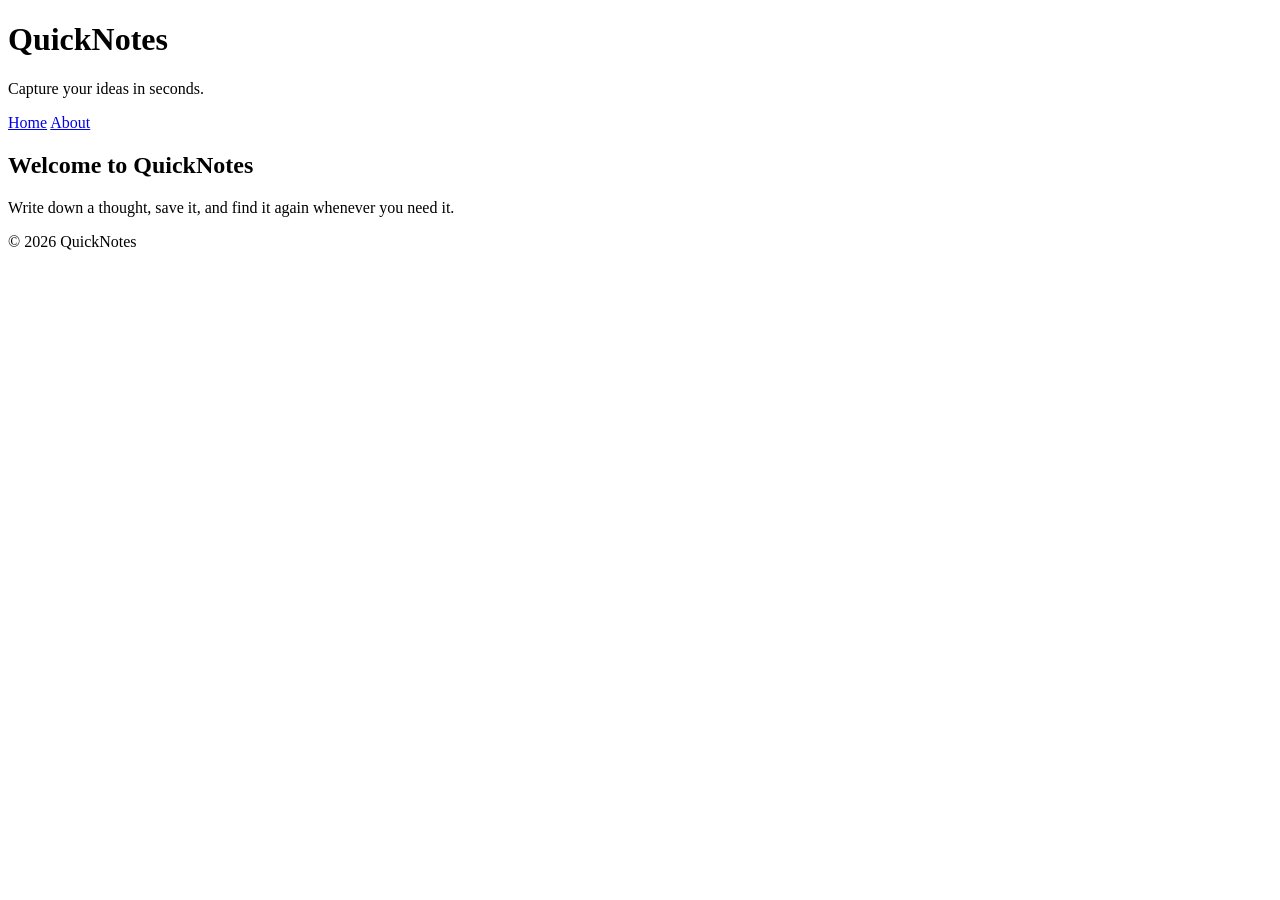
<file: day1/index.html>
<!DOCTYPE html>
<html lang="en">
<head>
  <meta charset="UTF-8">
  <meta name="viewport" content="width=device-width, initial-scale=1.0">
  <title>QuickNotes</title>
</head>
<body>
  <header>
    <h1>QuickNotes</h1>
    <p>Capture your ideas in seconds.</p>
    <nav>
      <a href="index.html">Home</a>
      <a href="about.html">About</a>
    </nav>
  </header>

  <main>
    <h2>Welcome to QuickNotes</h2>
    <p>Write down a thought, save it, and find it again whenever you need it.</p>
  </main>

  <footer>
    <p>&copy; 2026 QuickNotes</p>
  </footer>
</body>
</html>
</file>
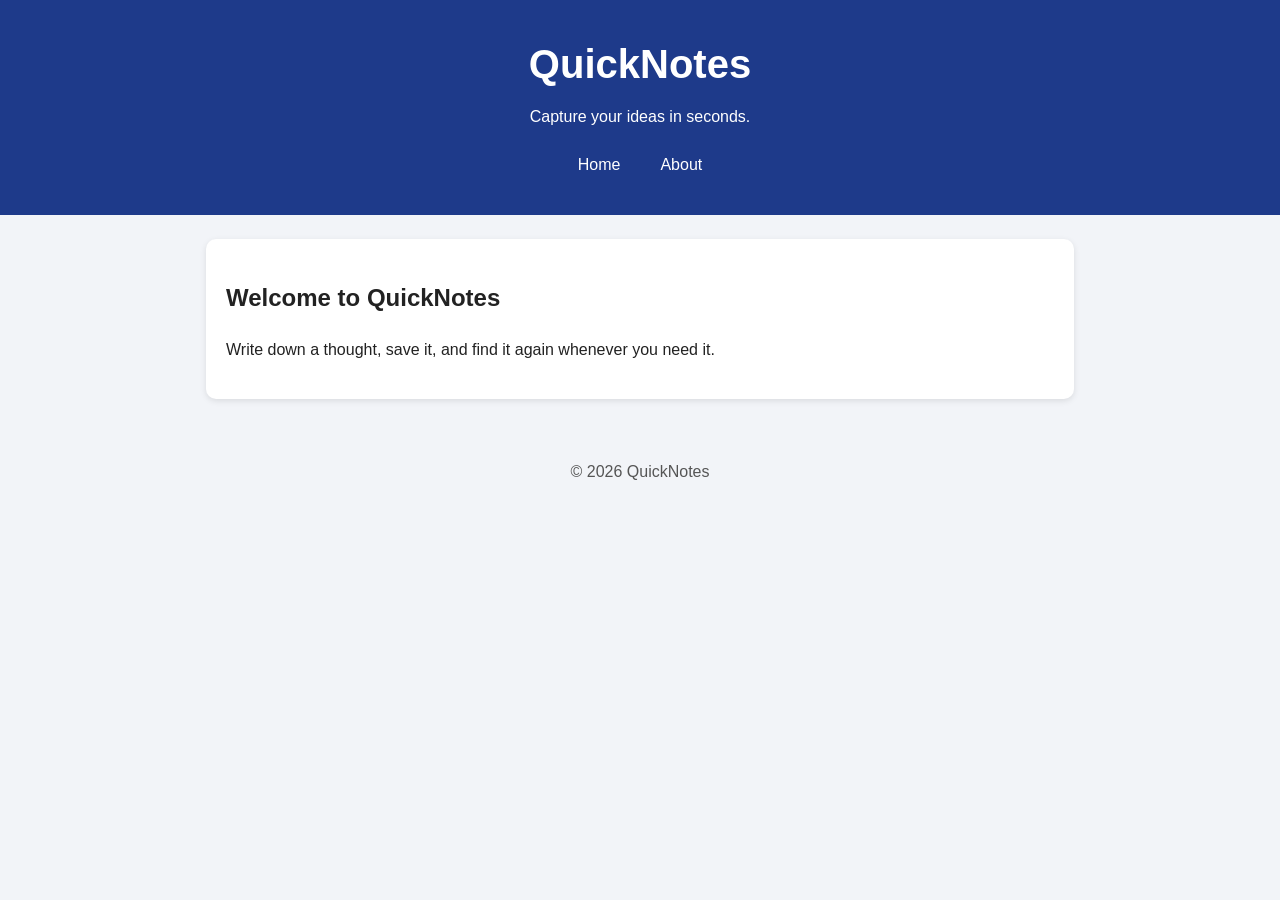
<file: day2/index.html>
<!DOCTYPE html>
<html lang="en">
<head>
  <meta charset="UTF-8">
  <meta name="viewport" content="width=device-width, initial-scale=1.0">
  <title>QuickNotes</title>
  <link rel="stylesheet" href="style.css">
</head>
<body>
  <header>
    <h1>QuickNotes</h1>
    <p>Capture your ideas in seconds.</p>
    <nav>
      <a href="index.html">Home</a>
      <a href="about.html">About</a>
    </nav>
  </header>

  <main>
    <section>
      <h2>Welcome to QuickNotes</h2>
      <p>Write down a thought, save it, and find it again whenever you need it.</p>
    </section>
  </main>

  <footer>
    <p>&copy; 2026 QuickNotes</p>
  </footer>
</body>
</html>
</file>
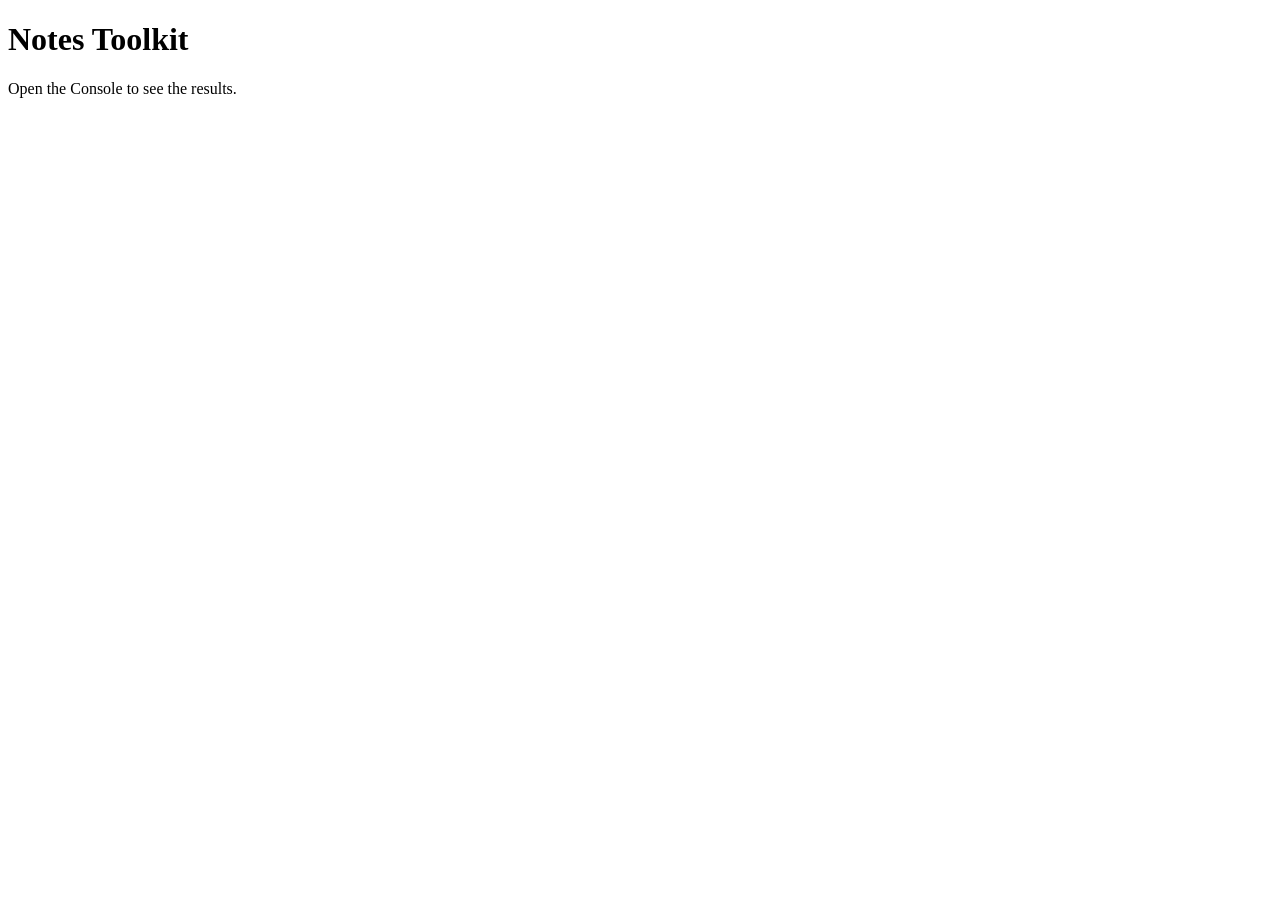
<file: day3/index.html>
<!DOCTYPE html>
<html lang="en">
<head>
  <meta charset="UTF-8">
  <meta name="viewport" content="width=device-width, initial-scale=1.0">
  <title>Notes Toolkit</title>
  <script src="script.js" defer></script>
</head>
<body>
  <h1>Notes Toolkit</h1>
  <p>Open the Console to see the results.</p>
</body>
</html>
</file>
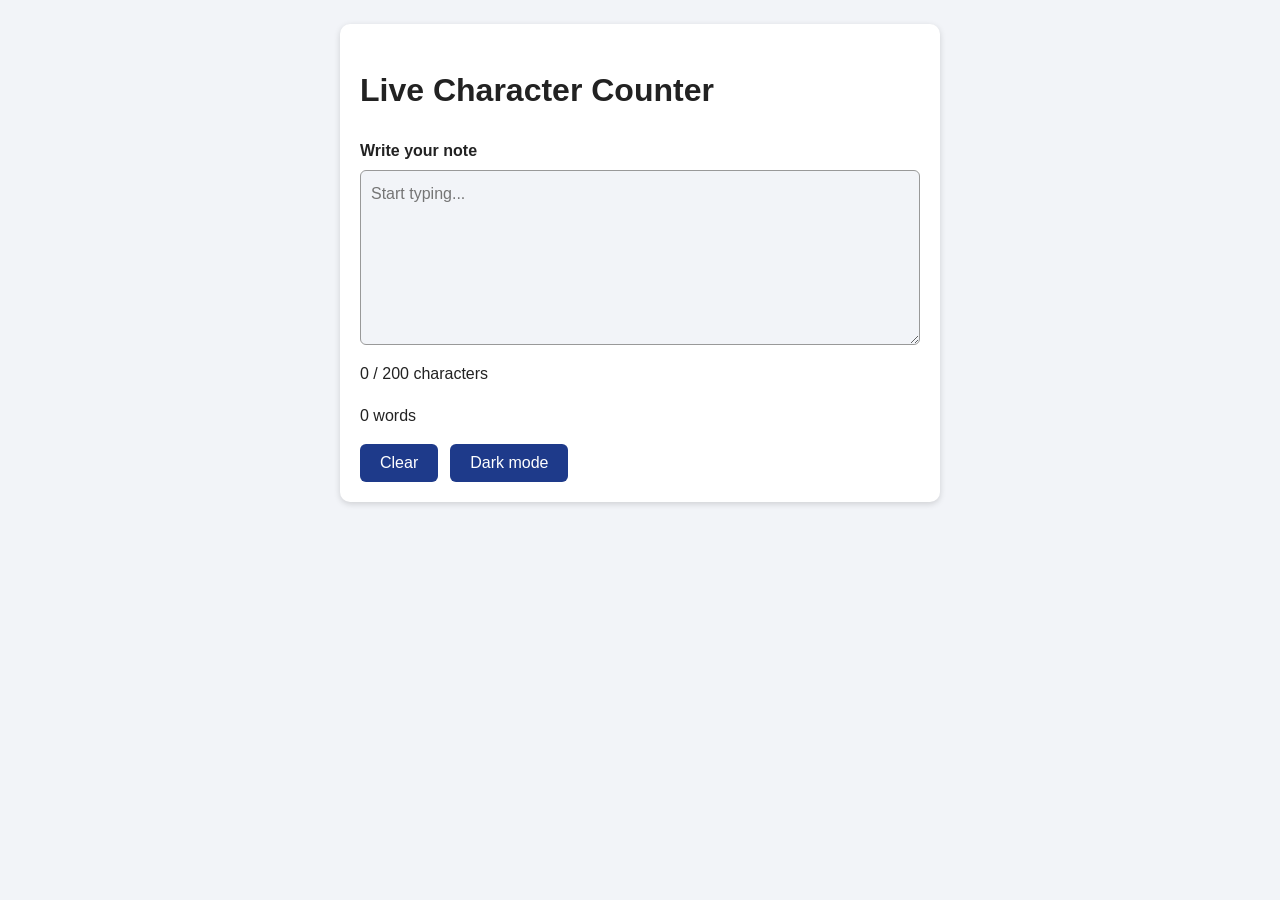
<file: day4/index.html>
<!DOCTYPE html>
<html lang="en">
<head>
  <meta charset="UTF-8">
  <meta name="viewport" content="width=device-width, initial-scale=1.0">
  <title>Live Character Counter</title>
  <link rel="stylesheet" href="style.css">
  <script src="script.js" defer></script>
</head>
<body>
  <main>
    <h1>Live Character Counter</h1>

    <label for="note-text">Write your note</label>
    <textarea id="note-text" rows="6" placeholder="Start typing..."></textarea>

    <p id="char-count">0 / 200 characters</p>
    <p id="word-count">0 words</p>

    <div class="buttons">
      <button id="clear-btn" type="button">Clear</button>
      <button id="theme-toggle" type="button">Dark mode</button>
    </div>
  </main>
</body>
</html>
</file>
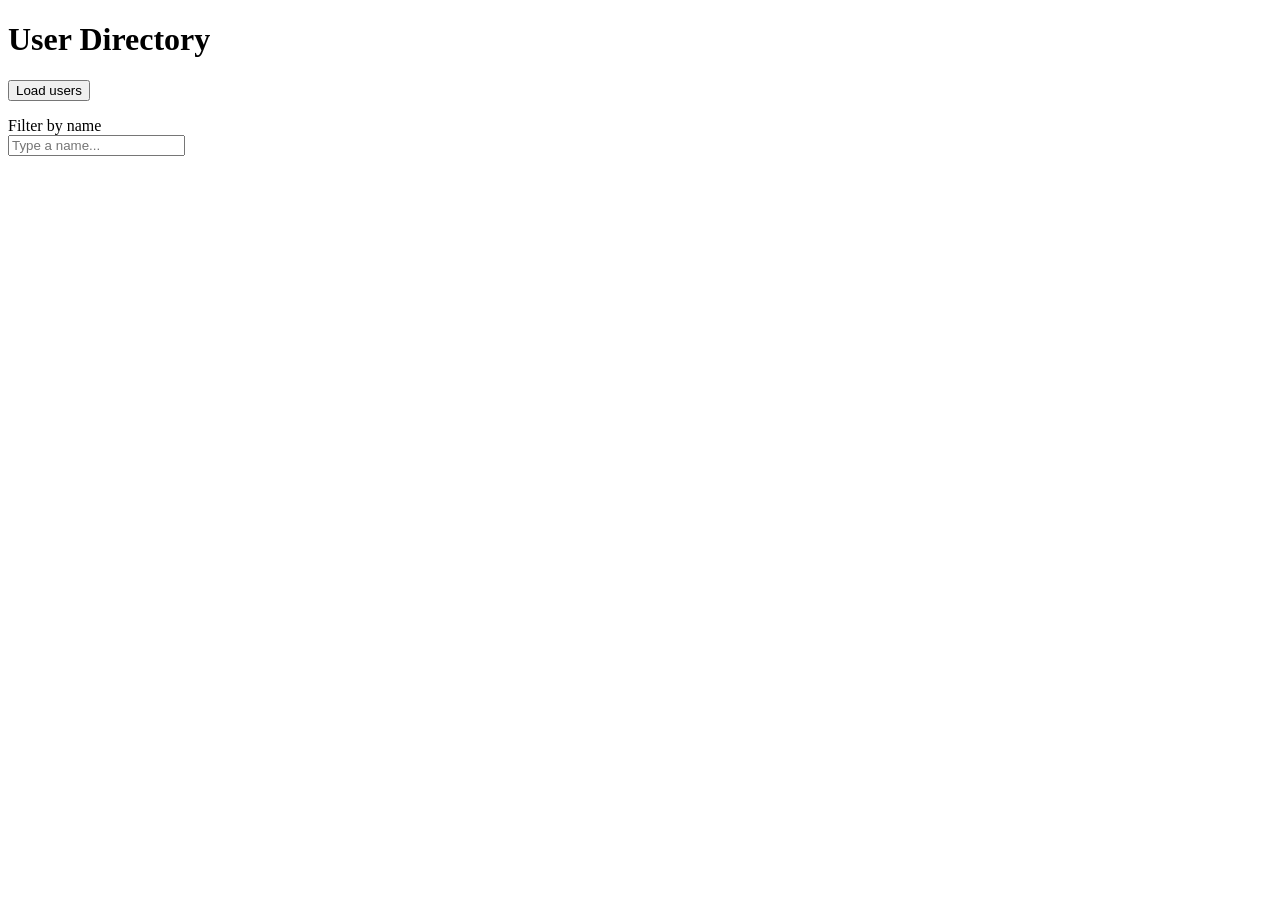
<file: day5/index.html>
<!DOCTYPE html>
<html lang="en">
<head>
  <meta charset="UTF-8">
  <meta name="viewport" content="width=device-width, initial-scale=1.0">
  <title>User Directory</title>
  <script src="users.js" defer></script>
</head>
<body>
  <h1>User Directory</h1>

  <button id="load-users" type="button">Load users</button>

  <p>
    <label for="filter-input">Filter by name</label><br>
    <input type="text" id="filter-input" placeholder="Type a name...">
  </p>

  <p id="status"></p>

  <ul id="users-list"></ul>
</body>
</html>
</file>
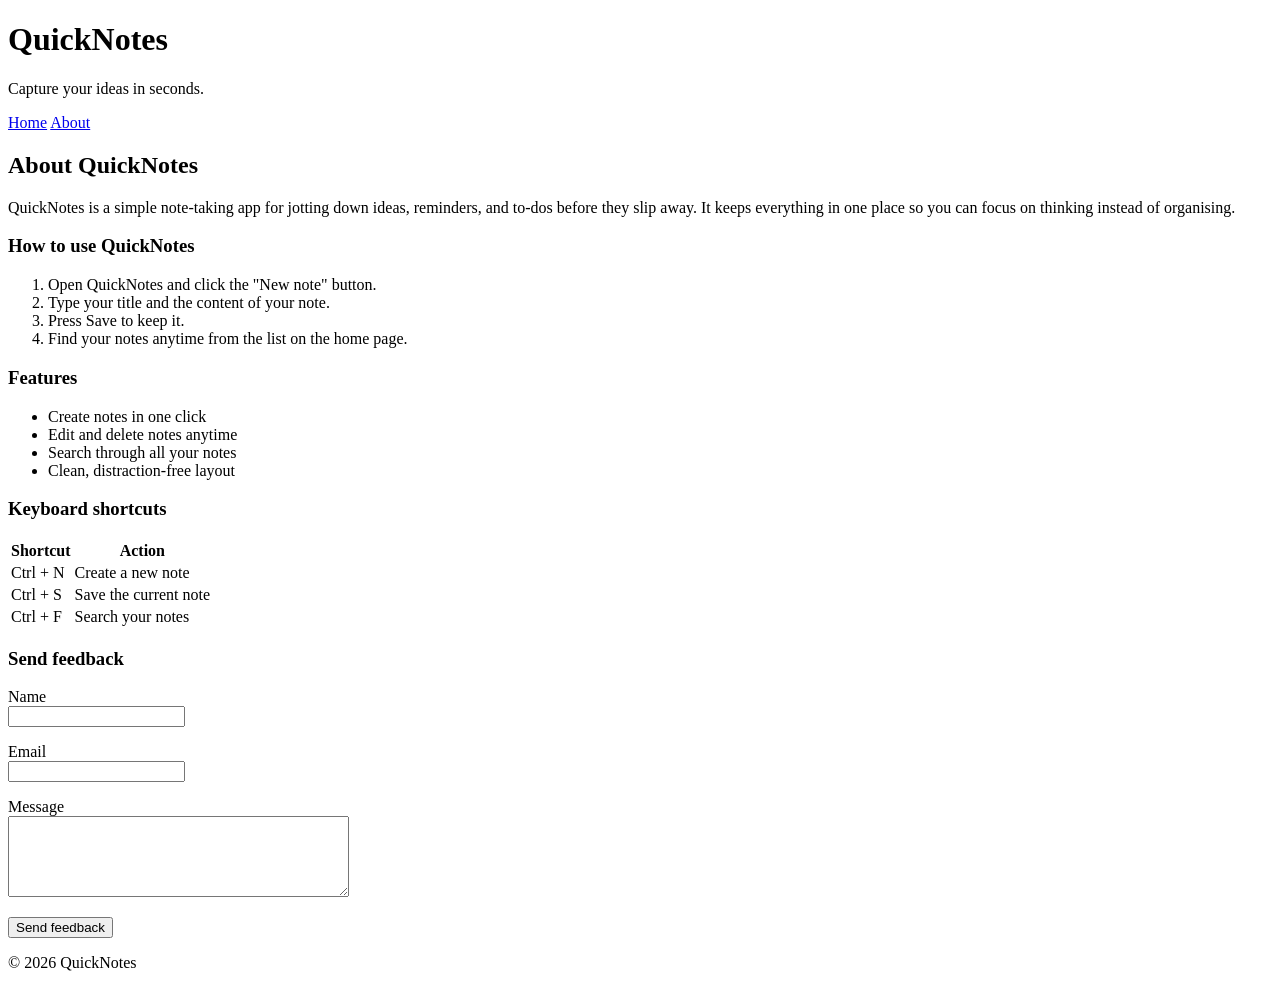
<file: day1/about.html>
<!DOCTYPE html>
<html lang="en">
<head>
  <meta charset="UTF-8">
  <meta name="viewport" content="width=device-width, initial-scale=1.0">
  <title>About QuickNotes</title>
</head>
<body>
  <header>
    <h1>QuickNotes</h1>
    <p>Capture your ideas in seconds.</p>
    <nav>
      <a href="index.html">Home</a>
      <a href="about.html">About</a>
    </nav>
  </header>

  <main>
    <h2>About QuickNotes</h2>
    <p>QuickNotes is a simple note-taking app for jotting down ideas, reminders, and to-dos before they slip away. It keeps everything in one place so you can focus on thinking instead of organising.</p>

    <section>
      <h3>How to use QuickNotes</h3>
      <ol>
        <li>Open QuickNotes and click the "New note" button.</li>
        <li>Type your title and the content of your note.</li>
        <li>Press Save to keep it.</li>
        <li>Find your notes anytime from the list on the home page.</li>
      </ol>
    </section>

    <section>
      <h3>Features</h3>
      <ul>
        <li>Create notes in one click</li>
        <li>Edit and delete notes anytime</li>
        <li>Search through all your notes</li>
        <li>Clean, distraction-free layout</li>
      </ul>
    </section>

    <section>
      <h3>Keyboard shortcuts</h3>
      <table>
        <thead>
          <tr>
            <th>Shortcut</th>
            <th>Action</th>
          </tr>
        </thead>
        <tbody>
          <tr>
            <td>Ctrl + N</td>
            <td>Create a new note</td>
          </tr>
          <tr>
            <td>Ctrl + S</td>
            <td>Save the current note</td>
          </tr>
          <tr>
            <td>Ctrl + F</td>
            <td>Search your notes</td>
          </tr>
        </tbody>
      </table>
    </section>

    <section>
      <h3>Send feedback</h3>
      <form action="#" method="post">
        <p>
          <label for="name">Name</label><br>
          <input type="text" id="name" name="name" required>
        </p>
        <p>
          <label for="email">Email</label><br>
          <input type="email" id="email" name="email" required>
        </p>
        <p>
          <label for="message">Message</label><br>
          <textarea id="message" name="message" rows="5" cols="40" required></textarea>
        </p>
        <button type="submit">Send feedback</button>
      </form>
    </section>
  </main>

  <footer>
    <p>&copy; 2026 QuickNotes</p>
  </footer>
</body>
</html>
</file>
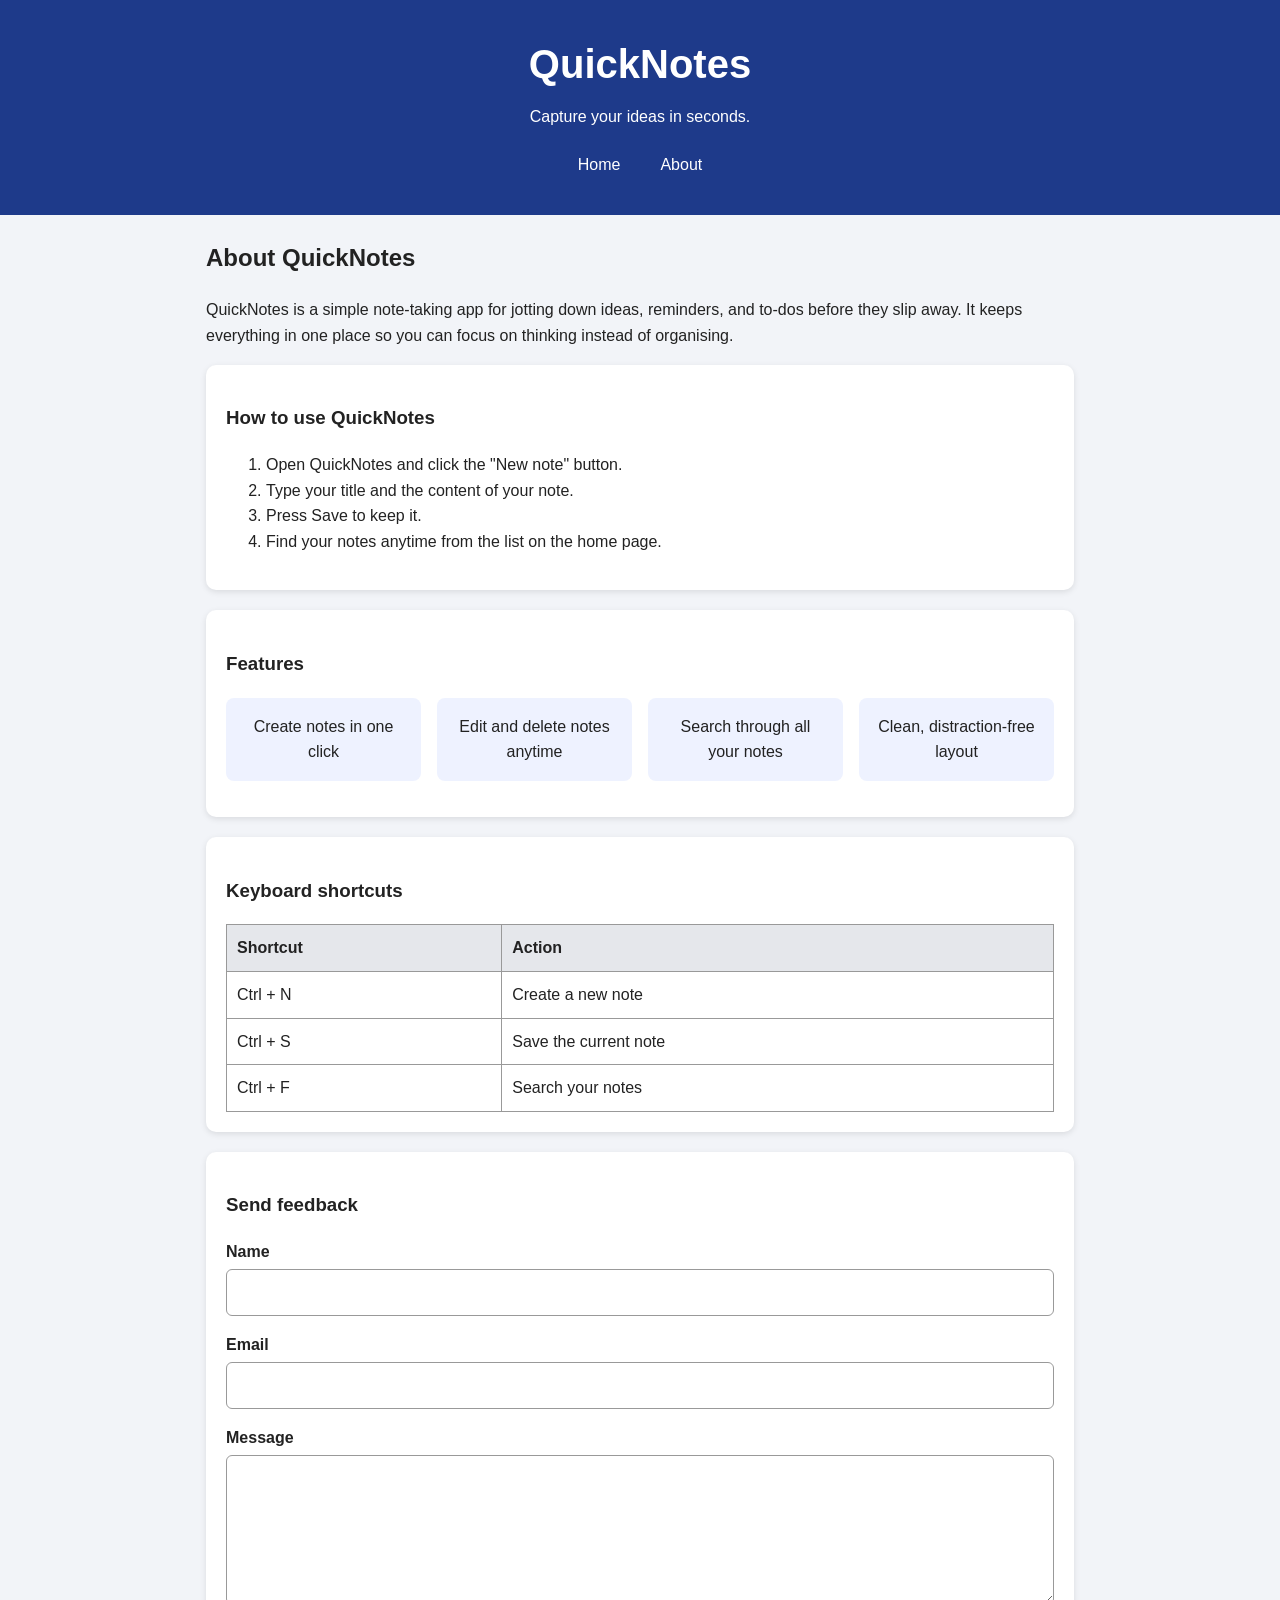
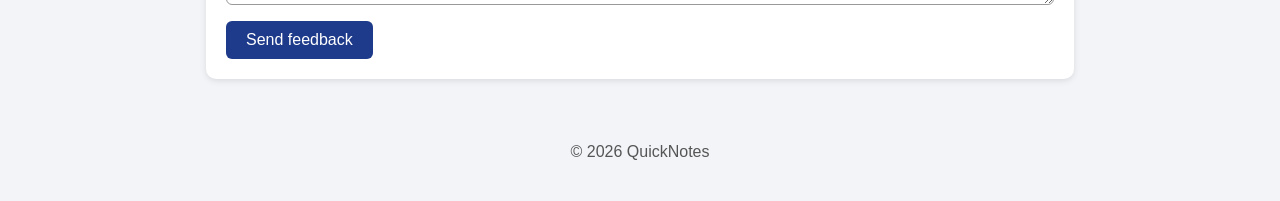
<file: day2/about.html>
<!DOCTYPE html>
<html lang="en">
<head>
  <meta charset="UTF-8">
  <meta name="viewport" content="width=device-width, initial-scale=1.0">
  <title>About QuickNotes</title>
  <link rel="stylesheet" href="style.css">
</head>
<body>
  <header>
    <h1>QuickNotes</h1>
    <p>Capture your ideas in seconds.</p>
    <nav>
      <a href="index.html">Home</a>
      <a href="about.html">About</a>
    </nav>
  </header>

  <main>
    <h2>About QuickNotes</h2>
    <p>QuickNotes is a simple note-taking app for jotting down ideas, reminders, and to-dos before they slip away. It keeps everything in one place so you can focus on thinking instead of organising.</p>

    <section>
      <h3>How to use QuickNotes</h3>
      <ol>
        <li>Open QuickNotes and click the "New note" button.</li>
        <li>Type your title and the content of your note.</li>
        <li>Press Save to keep it.</li>
        <li>Find your notes anytime from the list on the home page.</li>
      </ol>
    </section>

    <section>
      <h3>Features</h3>
      <ul class="features">
        <li>Create notes in one click</li>
        <li>Edit and delete notes anytime</li>
        <li>Search through all your notes</li>
        <li>Clean, distraction-free layout</li>
      </ul>
    </section>

    <section>
      <h3>Keyboard shortcuts</h3>
      <table>
        <thead>
          <tr>
            <th>Shortcut</th>
            <th>Action</th>
          </tr>
        </thead>
        <tbody>
          <tr>
            <td>Ctrl + N</td>
            <td>Create a new note</td>
          </tr>
          <tr>
            <td>Ctrl + S</td>
            <td>Save the current note</td>
          </tr>
          <tr>
            <td>Ctrl + F</td>
            <td>Search your notes</td>
          </tr>
        </tbody>
      </table>
    </section>

    <section>
      <h3>Send feedback</h3>
      <form action="#" method="post">
        <p>
          <label for="name">Name</label>
          <input type="text" id="name" name="name" required>
        </p>
        <p>
          <label for="email">Email</label>
          <input type="email" id="email" name="email" required>
        </p>
        <p>
          <label for="message">Message</label>
          <textarea id="message" name="message" rows="5" required></textarea>
        </p>
        <button type="submit">Send feedback</button>
      </form>
    </section>
  </main>

  <footer>
    <p>&copy; 2026 QuickNotes</p>
  </footer>
</body>
</html>
</file>
<file: day2/style.css>
*,
*::before,
*::after {
  box-sizing: border-box;
}

body {
  margin: 0;
  font-family: Arial, Helvetica, sans-serif;
  line-height: 1.6;
  color: #222;
  background: #f2f4f8;
}

header {
  background: #1e3a8a;
  color: white;
  text-align: center;
  padding: 32px 16px;
}

header h1 {
  margin: 0;
  font-size: 2.5rem;
}

header p {
  margin: 8px 0 16px;
}

nav {
  display: flex;
  justify-content: center;
  gap: 16px;
}

nav a {
  color: white;
  text-decoration: none;
  padding: 6px 12px;
  border-radius: 6px;
  transition: background 0.3s ease;
}

nav a:hover {
  background: rgba(255, 255, 255, 0.25);
  text-decoration: underline;
}

main {
  max-width: 900px;
  margin: 24px auto;
  padding: 0 16px;
}

section {
  background: white;
  padding: 20px;
  margin-bottom: 20px;
  border-radius: 10px;
  box-shadow: 0 2px 6px rgba(0, 0, 0, 0.1);
}

.features {
  list-style: none;
  padding: 0;
  display: grid;
  grid-template-columns: repeat(auto-fit, minmax(180px, 1fr));
  gap: 16px;
}

.features li {
  background: #eef2ff;
  padding: 16px;
  border-radius: 8px;
  text-align: center;
}

table {
  border-collapse: collapse;
  width: 100%;
}

th,
td {
  border: 1px solid #999;
  padding: 10px;
  text-align: left;
}

th {
  background: #e5e7eb;
}

form label {
  display: block;
  margin-bottom: 4px;
  font-weight: bold;
}

form input,
form textarea {
  display: block;
  width: 100%;
  padding: 10px;
  border: 1px solid #999;
  border-radius: 6px;
  font: inherit;
}

button {
  background: #1e3a8a;
  color: white;
  border: none;
  padding: 10px 20px;
  border-radius: 6px;
  font-size: 1rem;
  cursor: pointer;
  transition: background 0.3s ease, transform 0.2s ease;
}

button:hover {
  background: #2563eb;
  transform: translateY(-2px);
}

footer {
  text-align: center;
  padding: 20px;
  color: #555;
}

@media (max-width: 600px) {
  header {
    padding: 16px 8px;
  }

  header h1 {
    font-size: 1.6rem;
  }

  section {
    padding: 14px;
  }
}
</file>
<file: day4/style.css>
:root {
  --bg: #f2f4f8;
  --card: #ffffff;
  --text: #222222;
  --border: #999999;
  --accent: #1e3a8a;
  --accent-hover: #2563eb;
  --button-text: #ffffff;
}

body.dark {
  --bg: #121826;
  --card: #1f2937;
  --text: #e5e7eb;
  --border: #4b5563;
  --accent: #3b82f6;
  --accent-hover: #60a5fa;
  --button-text: #ffffff;
}

*,
*::before,
*::after {
  box-sizing: border-box;
}

body {
  margin: 0;
  font-family: Arial, Helvetica, sans-serif;
  line-height: 1.6;
  background: var(--bg);
  color: var(--text);
  transition: background 0.3s ease, color 0.3s ease;
}

main {
  max-width: 600px;
  margin: 24px auto;
  padding: 20px;
  background: var(--card);
  border-radius: 10px;
  box-shadow: 0 2px 6px rgba(0, 0, 0, 0.15);
}

label {
  display: block;
  margin-bottom: 6px;
  font-weight: bold;
}

textarea {
  display: block;
  width: 100%;
  padding: 10px;
  border: 1px solid var(--border);
  border-radius: 6px;
  background: var(--bg);
  color: var(--text);
  font: inherit;
  resize: vertical;
}

.buttons {
  display: flex;
  gap: 12px;
  margin-top: 12px;
}

button {
  background: var(--accent);
  color: var(--button-text);
  border: none;
  padding: 10px 20px;
  border-radius: 6px;
  font-size: 1rem;
  cursor: pointer;
  transition: background 0.3s ease, transform 0.2s ease;
}

button:hover {
  background: var(--accent-hover);
  transform: translateY(-2px);
}

.warning {
  color: orange;
}

.over {
  color: red;
  font-weight: bold;
}

@media (max-width: 600px) {
  main {
    margin: 12px;
    padding: 14px;
  }
}
</file>
